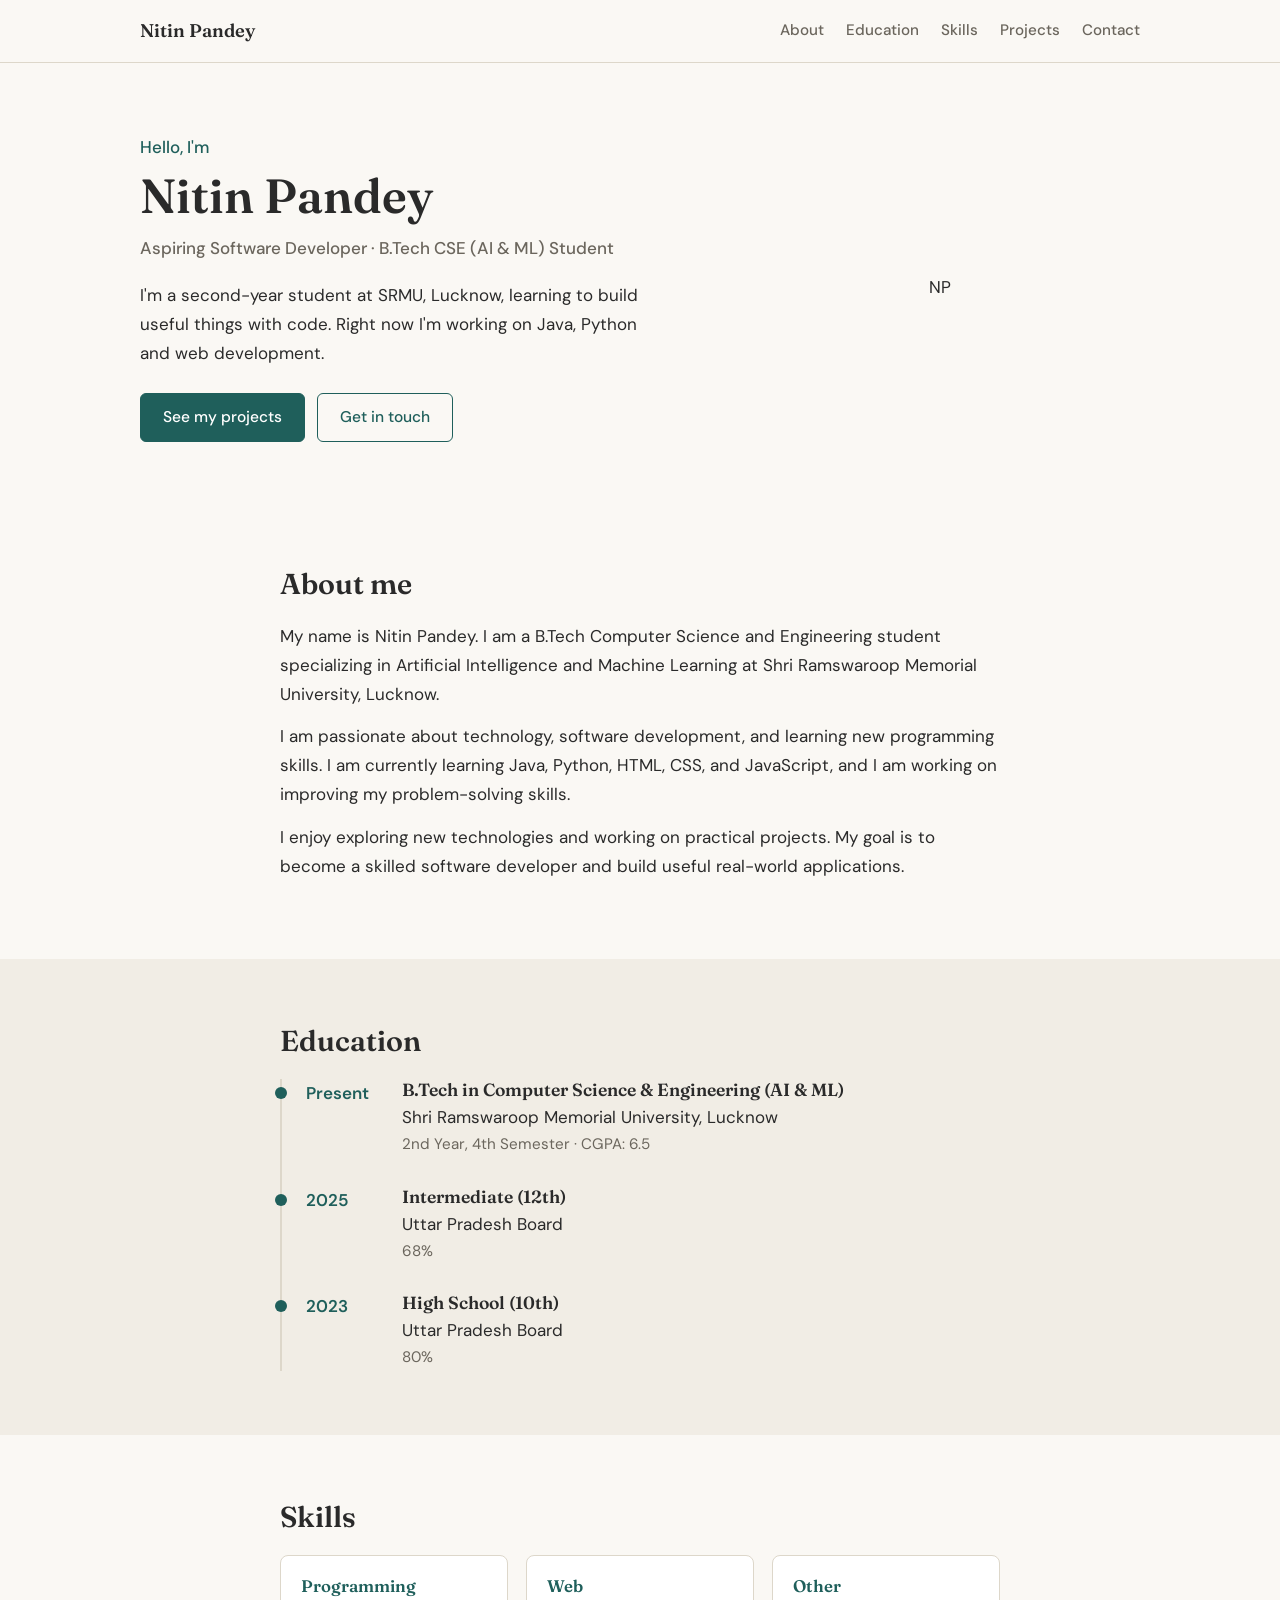
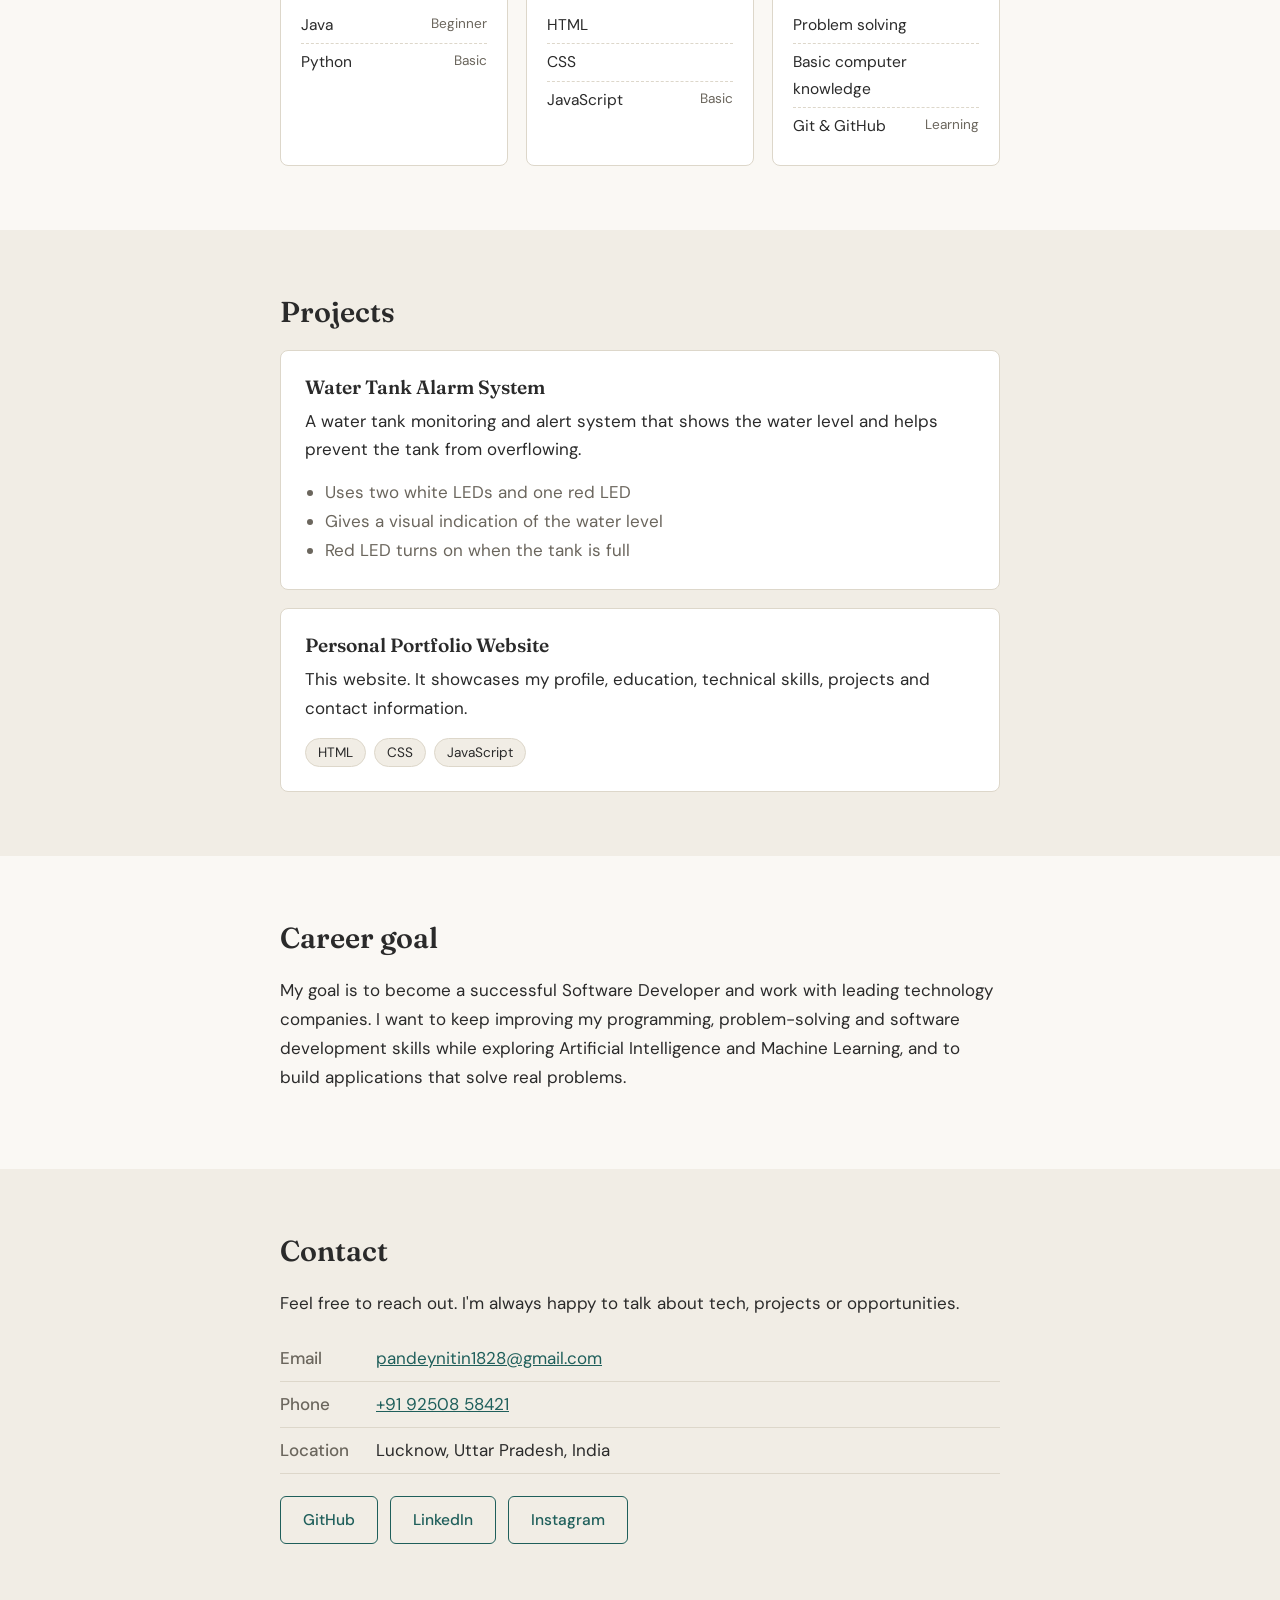
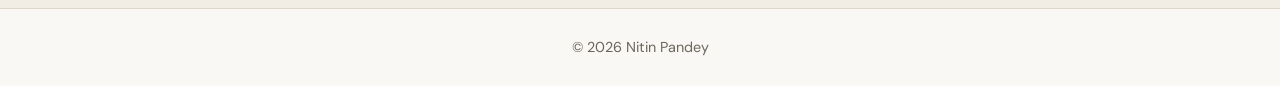
<file: Index.html>
<!DOCTYPE html>
<html lang="en">
<head>
  <meta charset="UTF-8">
  <meta name="viewport" content="width=device-width, initial-scale=1.0">
  <title>Nitin Pandey | Aspiring Software Developer</title>
  <meta name="description" content="Portfolio of Nitin Pandey, B.Tech CSE (AI & ML) student at SRMU Lucknow.">
  <link rel="preconnect" href="https://fonts.googleapis.com">
  <link rel="preconnect" href="https://fonts.gstatic.com" crossorigin>
  <link href="https://fonts.googleapis.com/css2?family=DM+Sans:wght@400;500;600&family=Fraunces:wght@500;600&display=swap" rel="stylesheet">
  <link rel="stylesheet" href="style.css">
</head>
<body>

  <header class="site-header">
    <div class="container nav">
      <a href="#home" class="logo">Nitin Pandey</a>
      <button class="menu-btn" id="menuBtn" aria-label="Toggle menu">Menu</button>
      <nav id="navLinks">
        <a href="#about">About</a>
        <a href="#education">Education</a>
        <a href="#skills">Skills</a>
        <a href="#projects">Projects</a>
        <a href="#contact">Contact</a>
      </nav>
    </div>
  </header>

  <main>
    <!-- HERO -->
    <section id="home" class="hero">
      <div class="container hero-grid">
        <div class="hero-text">
          <p class="eyebrow">Hello, I'm</p>
          <h1>Nitin Pandey</h1>
          <p class="role">Aspiring Software Developer &middot; B.Tech CSE (AI &amp; ML) Student</p>
          <p class="lead">I'm a second-year student at SRMU, Lucknow, learning to build useful things with code. Right now I'm working on Java, Python and web development.</p>
          <div class="btn-row">
            <a href="#projects" class="btn btn-primary">See my projects</a>
            <a href="#contact" class="btn btn-ghost">Get in touch</a>
          </div>
        </div>
        <div class="photo-wrap">
          <img src="1000092514_optimized_90.png"
          <div class="photo-fallback" id="photoFallback">NP</div>
        </div>
      </div>
    </section>

    <!-- ABOUT -->
    <section id="about" class="section">
      <div class="container narrow">
        <h2>About me</h2>
        <p>My name is Nitin Pandey. I am a B.Tech Computer Science and Engineering student specializing in Artificial Intelligence and Machine Learning at Shri Ramswaroop Memorial University, Lucknow.</p>
        <p>I am passionate about technology, software development, and learning new programming skills. I am currently learning Java, Python, HTML, CSS, and JavaScript, and I am working on improving my problem-solving skills.</p>
        <p>I enjoy exploring new technologies and working on practical projects. My goal is to become a skilled software developer and build useful real-world applications.</p>
      </div>
    </section>

    <!-- EDUCATION -->
    <section id="education" class="section alt">
      <div class="container narrow">
        <h2>Education</h2>
        <ul class="timeline">
          <li>
            <span class="year">Present</span>
            <div>
              <h3>B.Tech in Computer Science &amp; Engineering (AI &amp; ML)</h3>
              <p>Shri Ramswaroop Memorial University, Lucknow</p>
              <p class="muted">2nd Year, 4th Semester &middot; CGPA: 6.5</p>
            </div>
          </li>
          <li>
            <span class="year">2025</span>
            <div>
              <h3>Intermediate (12th)</h3>
              <p>Uttar Pradesh Board</p>
              <p class="muted">68%</p>
            </div>
          </li>
          <li>
            <span class="year">2023</span>
            <div>
              <h3>High School (10th)</h3>
              <p>Uttar Pradesh Board</p>
              <p class="muted">80%</p>
            </div>
          </li>
        </ul>
      </div>
    </section>

    <!-- SKILLS -->
    <section id="skills" class="section">
      <div class="container narrow">
        <h2>Skills</h2>
        <div class="skill-groups">
          <div class="skill-card">
            <h3>Programming</h3>
            <ul>
              <li>Java <span class="level">Beginner</span></li>
              <li>Python <span class="level">Basic</span></li>
            </ul>
          </div>
          <div class="skill-card">
            <h3>Web</h3>
            <ul>
              <li>HTML</li>
              <li>CSS</li>
              <li>JavaScript <span class="level">Basic</span></li>
            </ul>
          </div>
          <div class="skill-card">
            <h3>Other</h3>
            <ul>
              <li>Problem solving</li>
              <li>Basic computer knowledge</li>
              <li>Git &amp; GitHub <span class="level">Learning</span></li>
            </ul>
          </div>
        </div>
      </div>
    </section>

    <!-- PROJECTS -->
    <section id="projects" class="section alt">
      <div class="container narrow">
        <h2>Projects</h2>
        <div class="project-list">
          <article class="project">
            <h3>Water Tank Alarm System</h3>
            <p>A water tank monitoring and alert system that shows the water level and helps prevent the tank from overflowing.</p>
            <ul class="points">
              <li>Uses two white LEDs and one red LED</li>
              <li>Gives a visual indication of the water level</li>
              <li>Red LED turns on when the tank is full</li>
            </ul>
          </article>
          <article class="project">
            <h3>Personal Portfolio Website</h3>
            <p>This website. It showcases my profile, education, technical skills, projects and contact information.</p>
            <p class="tags"><span>HTML</span><span>CSS</span><span>JavaScript</span></p>
          </article>
        </div>
      </div>
    </section>

    <!-- GOAL -->
    <section class="section">
      <div class="container narrow">
        <h2>Career goal</h2>
        <p>My goal is to become a successful Software Developer and work with leading technology companies. I want to keep improving my programming, problem-solving and software development skills while exploring Artificial Intelligence and Machine Learning, and to build applications that solve real problems.</p>
      </div>
    </section>

    <!-- CONTACT -->
    <section id="contact" class="section alt">
      <div class="container narrow">
        <h2>Contact</h2>
        <p>Feel free to reach out. I'm always happy to talk about tech, projects or opportunities.</p>
        <ul class="contact-list">
          <li><span>Email</span><a href="mailto:pandeynitin1828@gmail.com">pandeynitin1828@gmail.com</a></li>
          <li><span>Phone</span><a href="tel:+919250858421">+91 92508 58421</a></li>
          <li><span>Location</span>Lucknow, Uttar Pradesh, India</li>
        </ul>
        <div class="btn-row">
          <a class="btn btn-ghost" href="https://github.com/MrNitinPandeyG" target="_blank" rel="noopener">GitHub</a>
          <a class="btn btn-ghost" href="https://www.linkedin.com/in/nitin-pandey-a7704b370" target="_blank" rel="noopener">LinkedIn</a>
          <a class="btn btn-ghost" href="https://www.instagram.com/__nitinpandey_" target="_blank" rel="noopener">Instagram</a>
        </div>
      </div>
    </section>
  </main>

  <footer class="footer">
    <div class="container">
      <p>&copy; <span id="year">2026</span> Nitin Pandey</p>
    </div>
  </footer>

  <script src="script.js"></script>
</body>
</html>
</file>
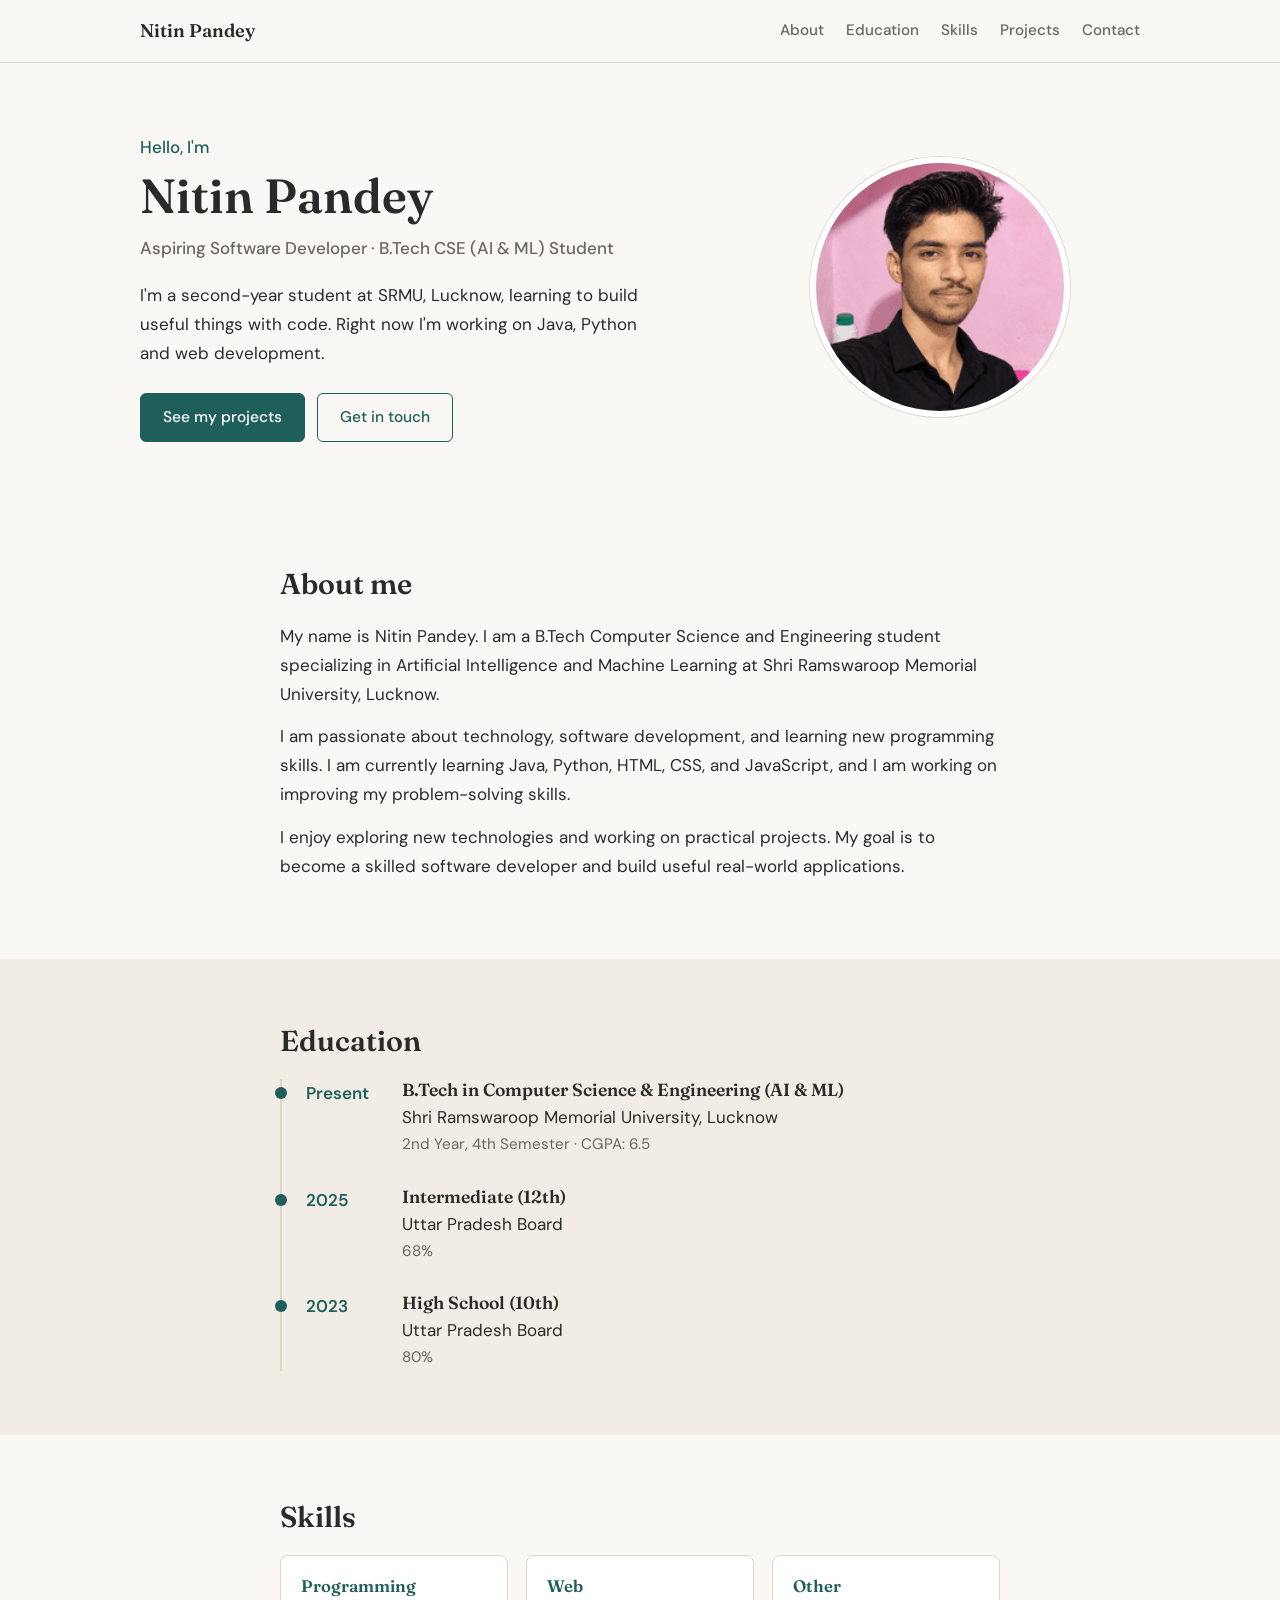
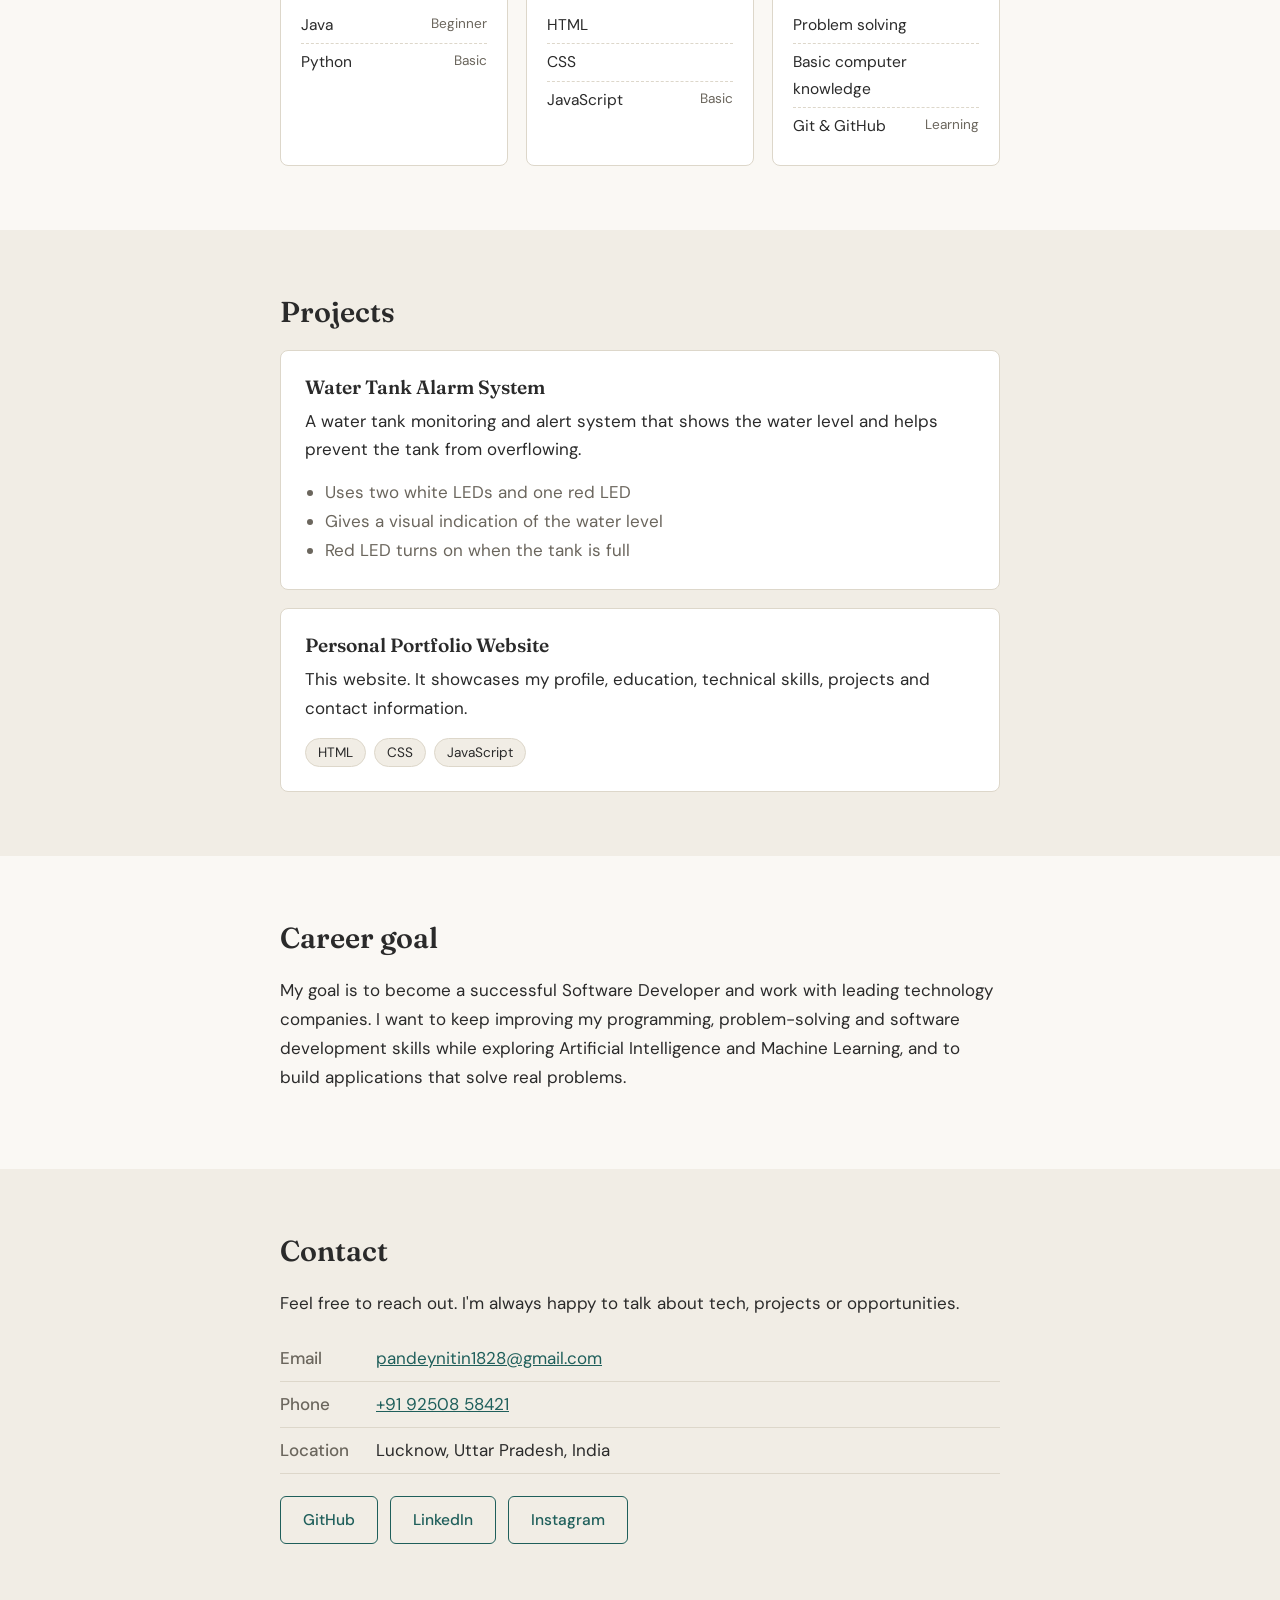
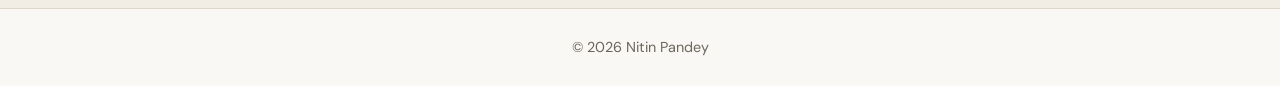
<file: index.html>
<!DOCTYPE html>
<html lang="en">
<head>
  <meta charset="UTF-8">
  <meta name="viewport" content="width=device-width, initial-scale=1.0">
  <title>Nitin Pandey | Aspiring Software Developer</title>
  <meta name="description" content="Portfolio of Nitin Pandey, B.Tech CSE (AI & ML) student at SRMU Lucknow.">
  <link rel="preconnect" href="https://fonts.googleapis.com">
  <link rel="preconnect" href="https://fonts.gstatic.com" crossorigin>
  <link href="https://fonts.googleapis.com/css2?family=DM+Sans:wght@400;500;600&family=Fraunces:wght@500;600&display=swap" rel="stylesheet">
  <link rel="stylesheet" href="style.css">
</head>
<body>

  <header class="site-header">
    <div class="container nav">
      <a href="#home" class="logo">Nitin Pandey</a>
      <button class="menu-btn" id="menuBtn" aria-label="Toggle menu">Menu</button>
      <nav id="navLinks">
        <a href="#about">About</a>
        <a href="#education">Education</a>
        <a href="#skills">Skills</a>
        <a href="#projects">Projects</a>
        <a href="#contact">Contact</a>
      </nav>
    </div>
  </header>

  <main>
    <!-- HERO -->
    <section id="home" class="hero">
      <div class="container hero-grid">
        <div class="hero-text">
          <p class="eyebrow">Hello, I'm</p>
          <h1>Nitin Pandey</h1>
          <p class="role">Aspiring Software Developer &middot; B.Tech CSE (AI &amp; ML) Student</p>
          <p class="lead">I'm a second-year student at SRMU, Lucknow, learning to build useful things with code. Right now I'm working on Java, Python and web development.</p>
          <div class="btn-row">
            <a href="#projects" class="btn btn-primary">See my projects</a>
            <a href="#contact" class="btn btn-ghost">Get in touch</a>
          </div>
        </div>
        <div class="photo-wrap">
          <img src="1000092514_optimized_90.png" alt="Nitin Pandey" id="profilePhoto" onerror="this.style.display='none'; document.getElementById('photoFallback').style.display='flex';">
          <div class="photo-fallback" id="photoFallback">NP</div>
        </div>
      </div>
    </section>

    <!-- ABOUT -->
    <section id="about" class="section">
      <div class="container narrow">
        <h2>About me</h2>
        <p>My name is Nitin Pandey. I am a B.Tech Computer Science and Engineering student specializing in Artificial Intelligence and Machine Learning at Shri Ramswaroop Memorial University, Lucknow.</p>
        <p>I am passionate about technology, software development, and learning new programming skills. I am currently learning Java, Python, HTML, CSS, and JavaScript, and I am working on improving my problem-solving skills.</p>
        <p>I enjoy exploring new technologies and working on practical projects. My goal is to become a skilled software developer and build useful real-world applications.</p>
      </div>
    </section>

    <!-- EDUCATION -->
    <section id="education" class="section alt">
      <div class="container narrow">
        <h2>Education</h2>
        <ul class="timeline">
          <li>
            <span class="year">Present</span>
            <div>
              <h3>B.Tech in Computer Science &amp; Engineering (AI &amp; ML)</h3>
              <p>Shri Ramswaroop Memorial University, Lucknow</p>
              <p class="muted">2nd Year, 4th Semester &middot; CGPA: 6.5</p>
            </div>
          </li>
          <li>
            <span class="year">2025</span>
            <div>
              <h3>Intermediate (12th)</h3>
              <p>Uttar Pradesh Board</p>
              <p class="muted">68%</p>
            </div>
          </li>
          <li>
            <span class="year">2023</span>
            <div>
              <h3>High School (10th)</h3>
              <p>Uttar Pradesh Board</p>
              <p class="muted">80%</p>
            </div>
          </li>
        </ul>
      </div>
    </section>

    <!-- SKILLS -->
    <section id="skills" class="section">
      <div class="container narrow">
        <h2>Skills</h2>
        <div class="skill-groups">
          <div class="skill-card">
            <h3>Programming</h3>
            <ul>
              <li>Java <span class="level">Beginner</span></li>
              <li>Python <span class="level">Basic</span></li>
            </ul>
          </div>
          <div class="skill-card">
            <h3>Web</h3>
            <ul>
              <li>HTML</li>
              <li>CSS</li>
              <li>JavaScript <span class="level">Basic</span></li>
            </ul>
          </div>
          <div class="skill-card">
            <h3>Other</h3>
            <ul>
              <li>Problem solving</li>
              <li>Basic computer knowledge</li>
              <li>Git &amp; GitHub <span class="level">Learning</span></li>
            </ul>
          </div>
        </div>
      </div>
    </section>

    <!-- PROJECTS -->
    <section id="projects" class="section alt">
      <div class="container narrow">
        <h2>Projects</h2>
        <div class="project-list">
          <article class="project">
            <h3>Water Tank Alarm System</h3>
            <p>A water tank monitoring and alert system that shows the water level and helps prevent the tank from overflowing.</p>
            <ul class="points">
              <li>Uses two white LEDs and one red LED</li>
              <li>Gives a visual indication of the water level</li>
              <li>Red LED turns on when the tank is full</li>
            </ul>
          </article>
          <article class="project">
            <h3>Personal Portfolio Website</h3>
            <p>This website. It showcases my profile, education, technical skills, projects and contact information.</p>
            <p class="tags"><span>HTML</span><span>CSS</span><span>JavaScript</span></p>
          </article>
        </div>
      </div>
    </section>

    <!-- GOAL -->
    <section class="section">
      <div class="container narrow">
        <h2>Career goal</h2>
        <p>My goal is to become a successful Software Developer and work with leading technology companies. I want to keep improving my programming, problem-solving and software development skills while exploring Artificial Intelligence and Machine Learning, and to build applications that solve real problems.</p>
      </div>
    </section>

    <!-- CONTACT -->
    <section id="contact" class="section alt">
      <div class="container narrow">
        <h2>Contact</h2>
        <p>Feel free to reach out. I'm always happy to talk about tech, projects or opportunities.</p>
        <ul class="contact-list">
          <li><span>Email</span><a href="mailto:pandeynitin1828@gmail.com">pandeynitin1828@gmail.com</a></li>
          <li><span>Phone</span><a href="tel:+919250858421">+91 92508 58421</a></li>
          <li><span>Location</span>Lucknow, Uttar Pradesh, India</li>
        </ul>
        <div class="btn-row">
          <a class="btn btn-ghost" href="https://github.com/MrNitinPandeyG" target="_blank" rel="noopener">GitHub</a>
          <a class="btn btn-ghost" href="https://www.linkedin.com/in/nitin-pandey-a7704b370" target="_blank" rel="noopener">LinkedIn</a>
          <a class="btn btn-ghost" href="https://www.instagram.com/_nitinpandey" target="_blank" rel="noopener">Instagram</a>
        </div>
      </div>
    </section>
  </main>

  <footer class="footer">
    <div class="container">
      <p>&copy; <span id="year">2026</span> Nitin Pandey</p>
    </div>
  </footer>

  <script src="script.js"></script>
</body>
</html>
</file>
<file: style.css>
:root {
  --bg: #faf8f4;
  --bg-alt: #f1ede5;
  --text: #2a2a2a;
  --muted: #6b665d;
  --accent: #1f5f5b;
  --accent-dark: #174744;
  --line: #ddd7ca;
  --card: #ffffff;
}

* { box-sizing: border-box; margin: 0; padding: 0; }

html { scroll-behavior: smooth; scroll-padding-top: 70px; }

body {
  font-family: "DM Sans", system-ui, -apple-system, "Segoe UI", sans-serif;
  background: var(--bg);
  color: var(--text);
  line-height: 1.7;
  font-size: 17px;
}

h1, h2, h3 { font-family: "Fraunces", Georgia, serif; font-weight: 600; line-height: 1.25; }

a { color: var(--accent); }

.container { width: 100%; max-width: 1040px; margin: 0 auto; padding: 0 20px; }
.narrow { max-width: 760px; }

/* Header */
.site-header {
  position: sticky; top: 0; z-index: 10;
  background: rgba(250, 248, 244, 0.95);
  border-bottom: 1px solid var(--line);
  backdrop-filter: blur(6px);
}
.nav { display: flex; align-items: center; justify-content: space-between; height: 62px; }
.logo { font-family: "Fraunces", Georgia, serif; font-weight: 600; font-size: 1.15rem; color: var(--text); text-decoration: none; }
nav { display: flex; gap: 22px; }
nav a { text-decoration: none; color: var(--muted); font-size: 0.95rem; font-weight: 500; }
nav a:hover { color: var(--accent); }
.menu-btn { display: none; background: none; border: 1px solid var(--line); padding: 6px 14px; border-radius: 6px; font: inherit; font-size: 0.9rem; color: var(--text); cursor: pointer; }

/* Hero */
.hero { padding: 70px 0 60px; }
.hero-grid { display: grid; grid-template-columns: 1.4fr 1fr; gap: 40px; align-items: center; }
.eyebrow { color: var(--accent); font-weight: 500; margin-bottom: 4px; }
.hero h1 { font-size: 3rem; margin-bottom: 8px; }
.role { color: var(--muted); font-weight: 500; margin-bottom: 18px; }
.lead { max-width: 520px; margin-bottom: 26px; }

.photo-wrap { display: flex; justify-content: center; }
.photo-wrap img, .photo-fallback {
  width: 260px; height: 260px; border-radius: 50%;
  object-fit: cover; border: 6px solid var(--card);
  box-shadow: 0 0 0 1px var(--line);
}
.photo-fallback {
  display: none; align-items: center; justify-content: center;
  background: var(--accent); color: #fff;
  font-family: "Fraunces", Georgia, serif; font-size: 4rem;
}

/* Buttons */
.btn-row { display: flex; flex-wrap: wrap; gap: 12px; margin-top: 8px; }
.btn {
  display: inline-block; padding: 10px 22px; border-radius: 6px;
  text-decoration: none; font-weight: 500; font-size: 0.97rem;
  border: 1px solid var(--accent); transition: background 0.2s, color 0.2s;
}
.btn-primary { background: var(--accent); color: #fff; }
.btn-primary:hover { background: var(--accent-dark); }
.btn-ghost { color: var(--accent); background: transparent; }
.btn-ghost:hover { background: var(--accent); color: #fff; }

/* Sections */
.section { padding: 64px 0; }
.section.alt { background: var(--bg-alt); }
.section h2 { font-size: 1.8rem; margin-bottom: 20px; }
.section p { margin-bottom: 14px; }
.muted { color: var(--muted); font-size: 0.95rem; }

/* Timeline */
.timeline { list-style: none; border-left: 2px solid var(--line); padding-left: 24px; }
.timeline li { position: relative; display: grid; grid-template-columns: 80px 1fr; gap: 16px; margin-bottom: 28px; }
.timeline li::before {
  content: ""; position: absolute; left: -31px; top: 8px;
  width: 12px; height: 12px; border-radius: 50%; background: var(--accent);
}
.timeline li:last-child { margin-bottom: 0; }
.year { font-weight: 600; color: var(--accent); }
.timeline h3 { font-size: 1.1rem; margin-bottom: 2px; }
.timeline p { margin-bottom: 0; }

/* Skills */
.skill-groups { display: grid; grid-template-columns: repeat(3, 1fr); gap: 18px; }
.skill-card { background: var(--card); border: 1px solid var(--line); border-radius: 8px; padding: 20px; }
.skill-card h3 { font-size: 1.05rem; margin-bottom: 10px; color: var(--accent); }
.skill-card ul { list-style: none; }
.skill-card li { padding: 5px 0; border-bottom: 1px dashed var(--line); font-size: 0.97rem; }
.skill-card li:last-child { border-bottom: none; }
.level { float: right; color: var(--muted); font-size: 0.85rem; }

/* Projects */
.project-list { display: grid; gap: 18px; }
.project { background: var(--card); border: 1px solid var(--line); border-radius: 8px; padding: 24px; }
.project h3 { font-size: 1.2rem; margin-bottom: 8px; }
.points { margin: 4px 0 0 20px; color: var(--muted); }
.tags { margin: 6px 0 0 !important; }
.tags span {
  display: inline-block; background: var(--bg-alt); border: 1px solid var(--line);
  padding: 2px 12px; border-radius: 20px; font-size: 0.85rem; margin-right: 8px;
}

/* Contact */
.contact-list { list-style: none; margin: 18px 0 22px; }
.contact-list li { display: flex; gap: 16px; padding: 8px 0; border-bottom: 1px solid var(--line); }
.contact-list span { width: 80px; color: var(--muted); font-weight: 500; flex-shrink: 0; }

/* Footer */
.footer { text-align: center; padding: 26px 0; color: var(--muted); font-size: 0.9rem; border-top: 1px solid var(--line); }

/* Mobile */
@media (max-width: 760px) {
  body { font-size: 16px; }
  .menu-btn { display: block; }
  nav {
    display: none; position: absolute; top: 62px; left: 0; right: 0;
    flex-direction: column; gap: 0; background: var(--bg);
    border-bottom: 1px solid var(--line);
  }
  nav.open { display: flex; }
  nav a { padding: 14px 20px; border-top: 1px solid var(--line); }

  .hero { padding: 40px 0; }
  .hero-grid { grid-template-columns: 1fr; text-align: center; }
  .photo-wrap { order: -1; }
  .photo-wrap img, .photo-fallback { width: 190px; height: 190px; }
  .hero h1 { font-size: 2.3rem; }
  .lead { margin-left: auto; margin-right: auto; }
  .btn-row { justify-content: center; }
  .section .btn-row { justify-content: flex-start; }

  .skill-groups { grid-template-columns: 1fr; }
  .timeline li { grid-template-columns: 1fr; gap: 2px; }
  .section { padding: 48px 0; }
}
</file>
